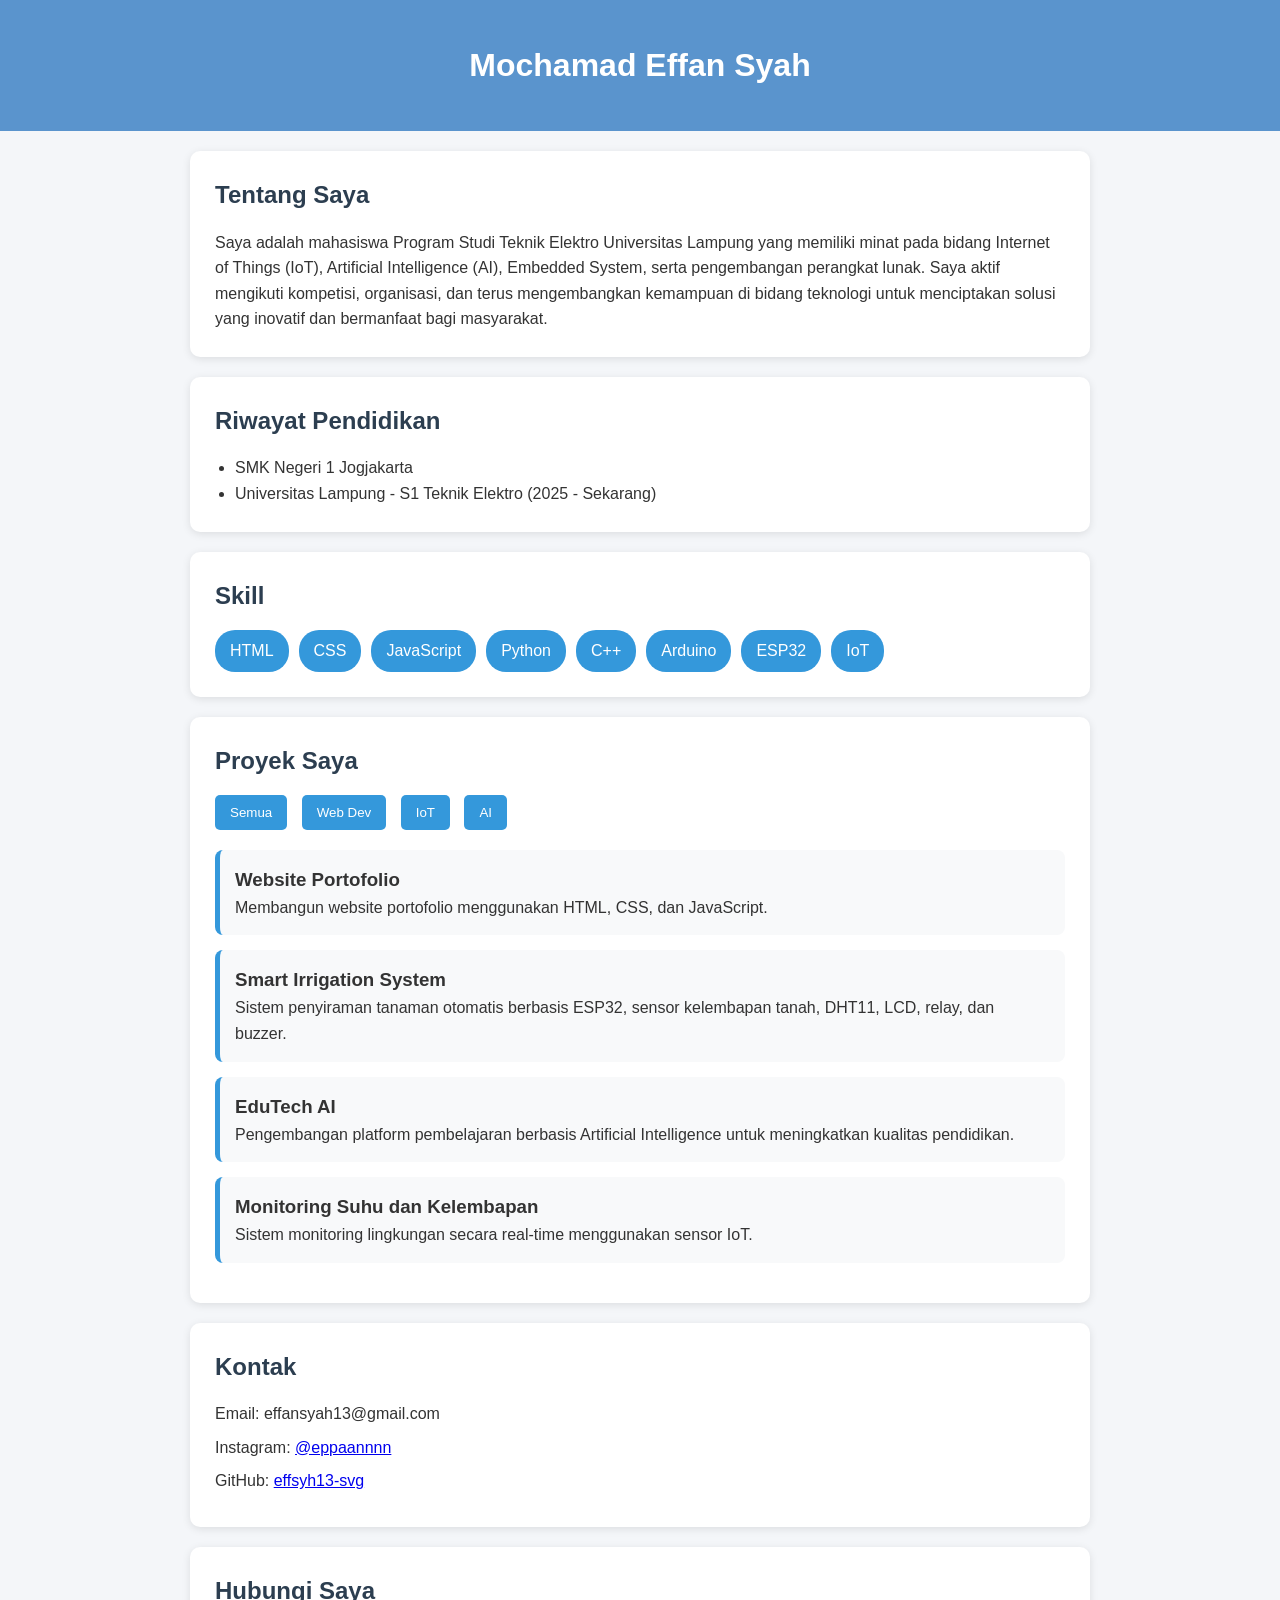
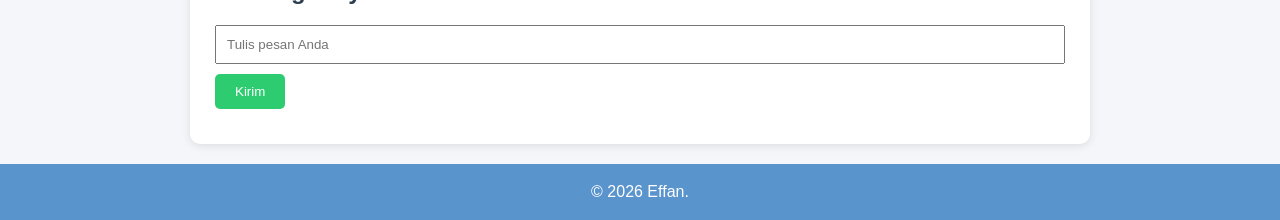
<file: Pertemuan 2 /index.html>
<!doctype html>
<html lang="id">
  <head>
    <meta charset="UTF-8" />
    <meta name="viewport" content="width=device-width, initial-scale=1.0" />
    <title>Portofolio Effan</title>
    <link rel="stylesheet" href="style.css" />
  </head>
  <body>
    <header>
      <h1>Mochamad Effan Syah</h1>
    </header>

    <section class="about">
      <h2>Tentang Saya</h2>
      <p>
        Saya adalah mahasiswa Program Studi Teknik Elektro Universitas Lampung
        yang memiliki minat pada bidang Internet of Things (IoT), Artificial
        Intelligence (AI), Embedded System, serta pengembangan perangkat lunak.
        Saya aktif mengikuti kompetisi, organisasi, dan terus mengembangkan
        kemampuan di bidang teknologi untuk menciptakan solusi yang inovatif dan
        bermanfaat bagi masyarakat.
      </p>
    </section>

    <section class="education">
      <h2>Riwayat Pendidikan</h2>
      <ul>
        <li>SMK Negeri 1 Jogjakarta</li>
        <li>Universitas Lampung - S1 Teknik Elektro (2025 - Sekarang)</li>
      </ul>
    </section>

    <section class="skills">
      <h2>Skill</h2>

      <div class="skill-list">
        <span>HTML</span>
        <span>CSS</span>
        <span>JavaScript</span>
        <span>Python</span>
        <span>C++</span>
        <span>Arduino</span>
        <span>ESP32</span>
        <span>IoT</span>
      </div>
    </section>

    <section class="projects">
      <h2>Proyek Saya</h2>

      <div class="filter-buttons">
        <button onclick="filterProject('all')">Semua</button>
        <button onclick="filterProject('web')">Web Dev</button>
        <button onclick="filterProject('iot')">IoT</button>
        <button onclick="filterProject('ai')">AI</button>
      </div>

      <div class="project-list">
        <div class="project-item web">
          <h3>Website Portofolio</h3>
          <p>
            Membangun website portofolio menggunakan HTML, CSS, dan JavaScript.
          </p>
        </div>

        <div class="project-item iot">
          <h3>Smart Irrigation System</h3>
          <p>
            Sistem penyiraman tanaman otomatis berbasis ESP32, sensor kelembapan
            tanah, DHT11, LCD, relay, dan buzzer.
          </p>
        </div>

        <div class="project-item ai">
          <h3>EduTech AI</h3>
          <p>
            Pengembangan platform pembelajaran berbasis Artificial Intelligence
            untuk meningkatkan kualitas pendidikan.
          </p>
        </div>

        <div class="project-item iot">
          <h3>Monitoring Suhu dan Kelembapan</h3>
          <p>
            Sistem monitoring lingkungan secara real-time menggunakan sensor
            IoT.
          </p>
        </div>
      </div>
    </section>

    <section class="contact">
      <h2>Kontak</h2>

      <p>Email: effansyah13@gmail.com</p>
      <p>
        Instagram:
        <a href="https://instagram.com/eppaannnn" target="_blank">
          @eppaannnn
        </a>
      </p>

      <p>
        GitHub:
        <a href="https://github.com/effsyh13-svg" target="_blank">
          effsyh13-svg
        </a>
      </p>
    </section>

    <section class="contact-form">
      <h2>Hubungi Saya</h2>

      <input type="text" id="messageInput" placeholder="Tulis pesan Anda" />

      <button onclick="validateForm()">Kirim</button>

      <p id="warningMessage"></p>
    </section>

    <footer>
      <p>&copy; 2026 Effan.</p>
    </footer>

    <script src="script.js"></script>
  </body>
</html>
</file>
<file: Pertemuan 2 /style.css>
* {
    margin: 0;
    padding: 0;
    box-sizing: border-box;
}

body {
    font-family: Arial, sans-serif;
    background-color: #f4f6f9;
    color: #333;
    line-height: 1.6;
}

header {
    background: #5a94cd;
    color: white;
    text-align: center;
    padding: 40px 20px;
}

section {
    width: 80%;
    max-width: 900px;
    margin: 20px auto;
    background: white;
    padding: 25px;
    border-radius: 10px;
    box-shadow: 0 2px 8px rgba(0,0,0,0.1);
}

h2 {
    color: #2c3e50;
    margin-bottom: 15px;
}

ul {
    padding-left: 20px;
}

.skill-list {
    display: flex;
    flex-wrap: wrap;
    gap: 10px;
}

.skill-list span {
    background: #3498db;
    color: white;
    padding: 8px 15px;
    border-radius: 20px;
}

.contact p {
    margin: 8px 0;
}

.filter-buttons {
    margin-bottom: 20px;
}

.filter-buttons button {
    padding: 10px 15px;
    margin-right: 10px;
    border: none;
    background-color: #3498db;
    color: white;
    border-radius: 5px;
    cursor: pointer;
}

.filter-buttons button:hover {
    background-color: #2980b9;
}

.project-item {
    background: #f8f9fa;
    padding: 15px;
    margin-bottom: 15px;
    border-radius: 8px;
    border-left: 5px solid #3498db;
}

.contact-form input {
    width: 100%;
    padding: 10px;
    margin-bottom: 10px;
}

.contact-form button {
    padding: 10px 20px;
    background-color: #2ecc71;
    color: white;
    border: none;
    border-radius: 5px;
    cursor: pointer;
}

.contact-form button:hover {
    background-color: #27ae60;
}

#warningMessage {
    margin-top: 10px;
    font-weight: bold;
}

footer {
    text-align: center;
    background: #5a94cd;
    color: white;
    padding: 15px;
    margin-top: 20px;
}
</file>
